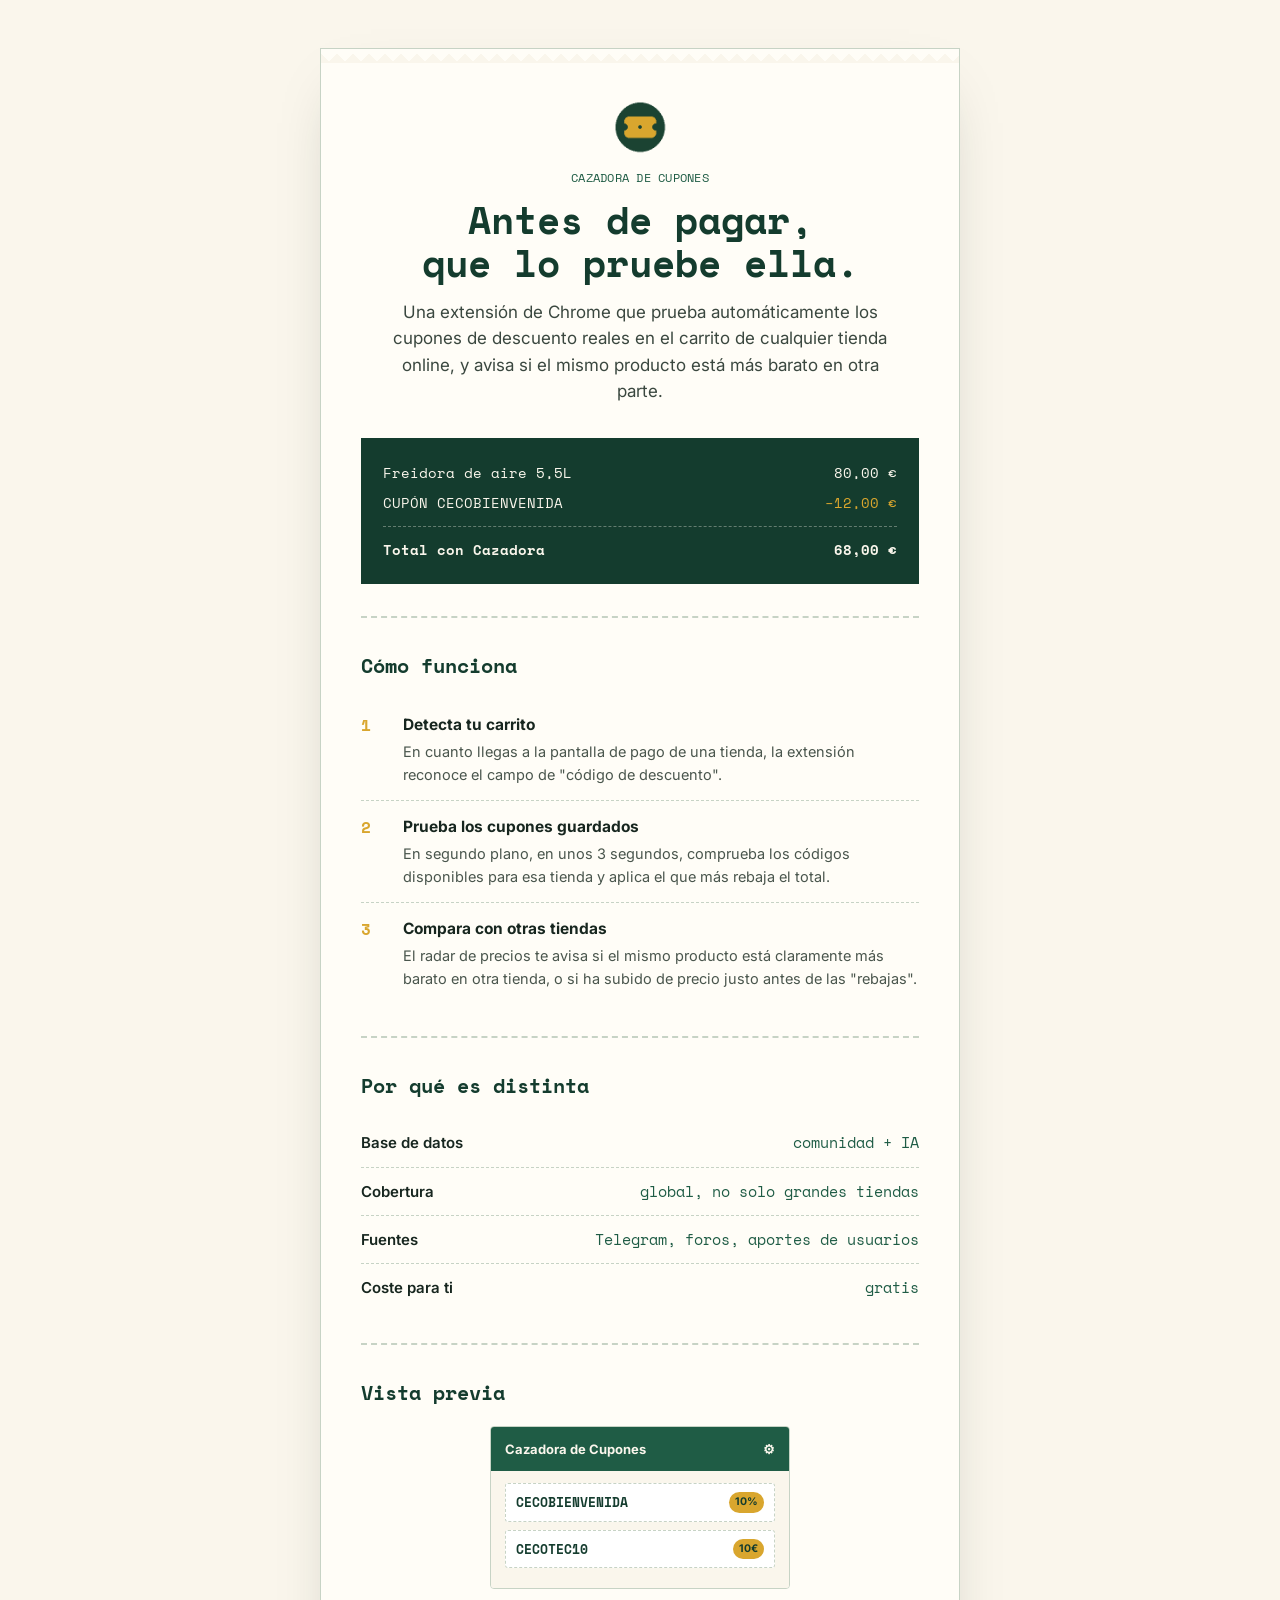
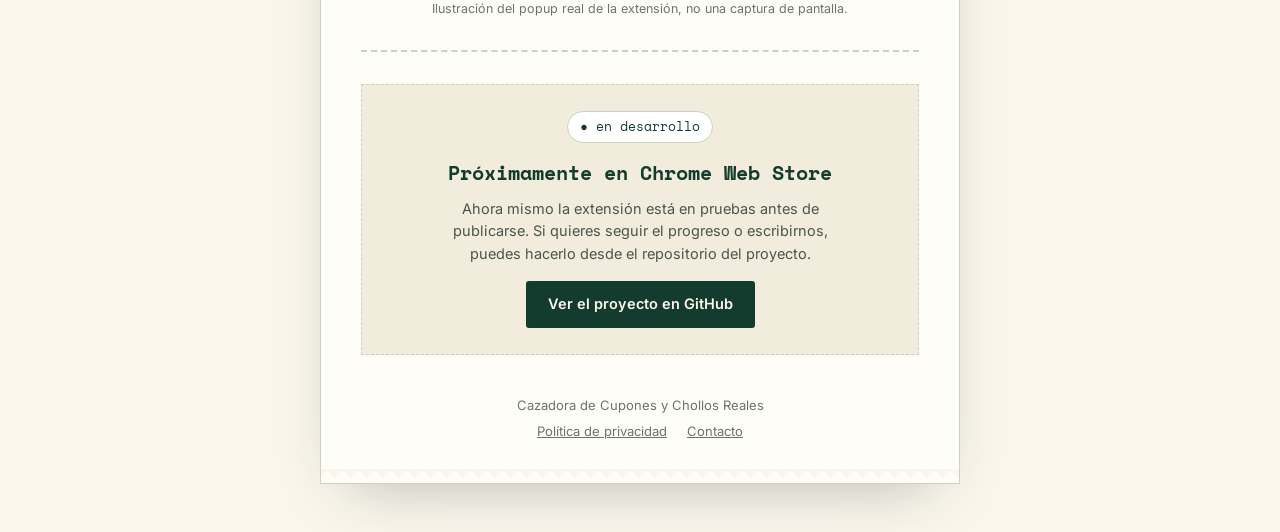
<file: docs/index.html>
<!DOCTYPE html>
<html lang="es">
<head>
<meta charset="UTF-8">
<meta name="viewport" content="width=device-width, initial-scale=1.0">
<title>Cazadora de Cupones y Chollos Reales — cupones que sí funcionan</title>
<meta name="description" content="Extensión de Chrome que prueba automáticamente cupones de descuento reales en el carrito de compra y avisa si el producto está más barato en otra tienda.">
<link rel="icon" href="icon.png">
<style>
  @import url('https://fonts.googleapis.com/css2?family=Space+Mono:wght@400;700&family=Inter:wght@400;500;600;700&display=swap');

  :root {
    --cz-ink: #17261f;
    --cz-paper: #faf6ec;
    --cz-paper-2: #f2ecdc;
    --cz-green: #1f5c45;
    --cz-green-dark: #143c2e;
    --cz-gold: #d9a62e;
    --cz-sage-line: #c7d3c5;
    --cz-error: #b3261e;
  }

  * { box-sizing: border-box; }

  html { scroll-behavior: smooth; }

  body {
    margin: 0;
    background: var(--cz-paper);
    color: var(--cz-ink);
    font-family: 'Inter', -apple-system, BlinkMacSystemFont, 'Segoe UI', Roboto, Arial, sans-serif;
    line-height: 1.55;
  }

  .mono { font-family: 'Space Mono', 'Courier New', monospace; }

  a { color: var(--cz-green-dark); }

  .wrap {
    max-width: 640px;
    margin: 0 auto;
    padding: 0 24px;
  }

  /* --- La página entera se presenta como un tique de compra largo --- */

  .receipt {
    max-width: 640px;
    margin: 48px auto;
    background: #fffdf7;
    border: 1px solid var(--cz-sage-line);
    box-shadow: 0 24px 60px -30px rgba(23, 38, 31, 0.35);
    position: relative;
  }

  .receipt::before,
  .receipt::after {
    content: "";
    display: block;
    height: 14px;
    background:
      linear-gradient(-45deg, var(--cz-paper) 8px, transparent 0),
      linear-gradient(45deg, var(--cz-paper) 8px, transparent 0);
    background-size: 16px 16px;
    background-repeat: repeat-x;
  }
  .receipt::after { transform: rotate(180deg); }

  .receipt-body { padding: 8px 40px 40px; }

  @media (max-width: 640px) {
    .receipt-body { padding: 8px 22px 32px; }
    .receipt { margin: 24px 12px; }
  }

  .dashed {
    border: none;
    border-top: 2px dashed var(--cz-sage-line);
    margin: 32px 0;
  }

  /* --- Cabecera del tique --- */

  header.top {
    text-align: center;
    padding-top: 28px;
  }

  header.top img { width: 56px; height: 56px; display: block; margin: 0 auto 14px; }

  .eyebrow {
    font-family: 'Space Mono', monospace;
    font-size: 12px;
    color: var(--cz-green);
    letter-spacing: 0.02em;
  }

  h1 {
    font-family: 'Space Mono', monospace;
    font-size: clamp(28px, 5vw, 38px);
    line-height: 1.15;
    margin: 10px 0 14px;
    color: var(--cz-green-dark);
  }

  .lede {
    font-size: 17px;
    color: #3a473f;
    max-width: 46ch;
    margin: 0 auto;
  }

  /* --- Línea de tique simulada (hero) --- */

  .ticket-line {
    margin-top: 34px;
    background: var(--cz-green-dark);
    color: var(--cz-paper);
    padding: 20px 22px;
    font-family: 'Space Mono', monospace;
    font-size: 14px;
  }
  .ticket-line .row { display: flex; justify-content: space-between; padding: 4px 0; }
  .ticket-line .row.total { border-top: 1px dashed rgba(250,246,236,0.35); margin-top: 8px; padding-top: 12px; font-weight: 700; }
  .ticket-line .saved { color: var(--cz-gold); }

  /* --- Secciones --- */

  h2 {
    font-family: 'Space Mono', monospace;
    font-size: 20px;
    color: var(--cz-green-dark);
    margin: 0 0 18px;
  }

  .steps { list-style: none; margin: 0; padding: 0; }
  .steps li {
    display: grid;
    grid-template-columns: 28px 1fr;
    gap: 14px;
    padding: 14px 0;
    border-top: 1px dashed var(--cz-sage-line);
  }
  .steps li:first-child { border-top: none; }
  .steps .num {
    font-family: 'Space Mono', monospace;
    color: var(--cz-gold);
    font-weight: 700;
  }
  .steps h3 { margin: 0 0 4px; font-size: 15.5px; }
  .steps p { margin: 0; color: #4a564d; font-size: 14.5px; }

  .features { list-style: none; margin: 0; padding: 0; }
  .features li {
    padding: 12px 0;
    border-top: 1px dashed var(--cz-sage-line);
    font-size: 15px;
    display: flex;
    justify-content: space-between;
    gap: 16px;
  }
  .features li:first-child { border-top: none; }
  .features .label { font-weight: 600; }
  .features .val { font-family: 'Space Mono', monospace; color: var(--cz-green); text-align: right; white-space: nowrap; }

  /* --- Vista previa (mockup, no es una captura real) --- */

  .preview-note {
    font-size: 12.5px;
    color: #6b7568;
    text-align: center;
    margin-top: 10px;
  }

  .popup-mock {
    width: 100%;
    max-width: 300px;
    margin: 0 auto;
    border: 1px solid var(--cz-sage-line);
    border-radius: 4px;
    overflow: hidden;
    font-size: 13px;
  }
  .popup-mock .head {
    background: var(--cz-green);
    color: var(--cz-paper);
    padding: 12px 14px;
    font-weight: 700;
    display: flex;
    justify-content: space-between;
  }
  .popup-mock .body { background: var(--cz-paper); padding: 12px 14px; }
  .popup-mock .coupon {
    display: flex;
    justify-content: space-between;
    align-items: center;
    padding: 8px 10px;
    background: #fff;
    border: 1px dashed var(--cz-sage-line);
    border-radius: 3px;
    margin-bottom: 8px;
  }
  .popup-mock .code { font-family: 'Space Mono', monospace; font-weight: 700; color: var(--cz-green-dark); }
  .popup-mock .pill {
    font-size: 10.5px;
    background: var(--cz-gold);
    color: var(--cz-green-dark);
    padding: 2px 6px;
    border-radius: 20px;
    font-weight: 700;
  }

  /* --- CTA --- */

  .cta-box {
    text-align: center;
    background: var(--cz-paper-2);
    border: 1px dashed var(--cz-sage-line);
    padding: 26px 20px;
  }
  .cta-box .status {
    display: inline-block;
    font-family: 'Space Mono', monospace;
    font-size: 12.5px;
    color: var(--cz-green-dark);
    background: #fff;
    border: 1px solid var(--cz-sage-line);
    padding: 5px 12px;
    border-radius: 20px;
    margin-bottom: 14px;
  }
  .cta-box p { margin: 10px auto 0; max-width: 42ch; color: #4a564d; font-size: 14.5px; }
  .btn {
    display: inline-block;
    margin-top: 16px;
    background: var(--cz-green-dark);
    color: var(--cz-paper) !important;
    text-decoration: none;
    padding: 12px 22px;
    font-weight: 600;
    font-size: 14.5px;
    border-radius: 3px;
  }
  .btn:hover { background: var(--cz-green); }

  footer.bottom {
    text-align: center;
    font-size: 13px;
    color: #6b7568;
  }
  footer.bottom a { color: #6b7568; }
  footer.bottom .links { margin-top: 6px; }
  footer.bottom .links a { margin: 0 8px; }
</style>
</head>
<body>

<div class="receipt">
  <div class="receipt-body">

    <header class="top">
      <img src="icon.png" alt="">
      <div class="eyebrow">CAZADORA DE CUPONES</div>
      <h1>Antes de pagar,<br>que lo pruebe ella.</h1>
      <p class="lede">Una extensión de Chrome que prueba automáticamente los cupones de descuento reales en el carrito de cualquier tienda online, y avisa si el mismo producto está más barato en otra parte.</p>
    </header>

    <div class="ticket-line">
      <div class="row"><span>Freidora de aire 5,5L</span><span>80,00 €</span></div>
      <div class="row"><span class="mono">CUPÓN CECOBIENVENIDA</span><span class="saved">−12,00 €</span></div>
      <div class="row total"><span>Total con Cazadora</span><span>68,00 €</span></div>
    </div>

    <hr class="dashed">

    <section>
      <h2>Cómo funciona</h2>
      <ul class="steps">
        <li>
          <span class="num mono">1</span>
          <div>
            <h3>Detecta tu carrito</h3>
            <p>En cuanto llegas a la pantalla de pago de una tienda, la extensión reconoce el campo de "código de descuento".</p>
          </div>
        </li>
        <li>
          <span class="num mono">2</span>
          <div>
            <h3>Prueba los cupones guardados</h3>
            <p>En segundo plano, en unos 3 segundos, comprueba los códigos disponibles para esa tienda y aplica el que más rebaja el total.</p>
          </div>
        </li>
        <li>
          <span class="num mono">3</span>
          <div>
            <h3>Compara con otras tiendas</h3>
            <p>El radar de precios te avisa si el mismo producto está claramente más barato en otra tienda, o si ha subido de precio justo antes de las "rebajas".</p>
          </div>
        </li>
      </ul>
    </section>

    <hr class="dashed">

    <section>
      <h2>Por qué es distinta</h2>
      <ul class="features">
        <li><span class="label">Base de datos</span><span class="val">comunidad + IA</span></li>
        <li><span class="label">Cobertura</span><span class="val">global, no solo grandes tiendas</span></li>
        <li><span class="label">Fuentes</span><span class="val">Telegram, foros, aportes de usuarios</span></li>
        <li><span class="label">Coste para ti</span><span class="val">gratis</span></li>
      </ul>
    </section>

    <hr class="dashed">

    <section>
      <h2>Vista previa</h2>
      <div class="popup-mock">
        <div class="head"><span>Cazadora de Cupones</span><span>⚙</span></div>
        <div class="body">
          <div class="coupon"><span class="code">CECOBIENVENIDA</span><span class="pill">10%</span></div>
          <div class="coupon"><span class="code">CECOTEC10</span><span class="pill">10€</span></div>
        </div>
      </div>
      <p class="preview-note">Ilustración del popup real de la extensión, no una captura de pantalla.</p>
    </section>

    <hr class="dashed">

    <section class="cta-box">
      <span class="status">● en desarrollo</span>
      <h2 style="margin-bottom:0;">Próximamente en Chrome Web Store</h2>
      <p>Ahora mismo la extensión está en pruebas antes de publicarse. Si quieres seguir el progreso o escribirnos, puedes hacerlo desde el repositorio del proyecto.</p>
      <a class="btn" href="https://github.com/abell777/cazadora.cupones" id="repo-link">Ver el proyecto en GitHub</a>
    </section>

  </div>

  <footer class="bottom" style="padding-bottom: 28px;">
    <div>Cazadora de Cupones y Chollos Reales</div>
    <div class="links">
      <a href="privacidad.html">Política de privacidad</a>
      <a href="mailto:cazadoradecupones@gmail.com" id="contact-link">Contacto</a>
    </div>
  </footer>
</div>

</body>
</html>
</file>
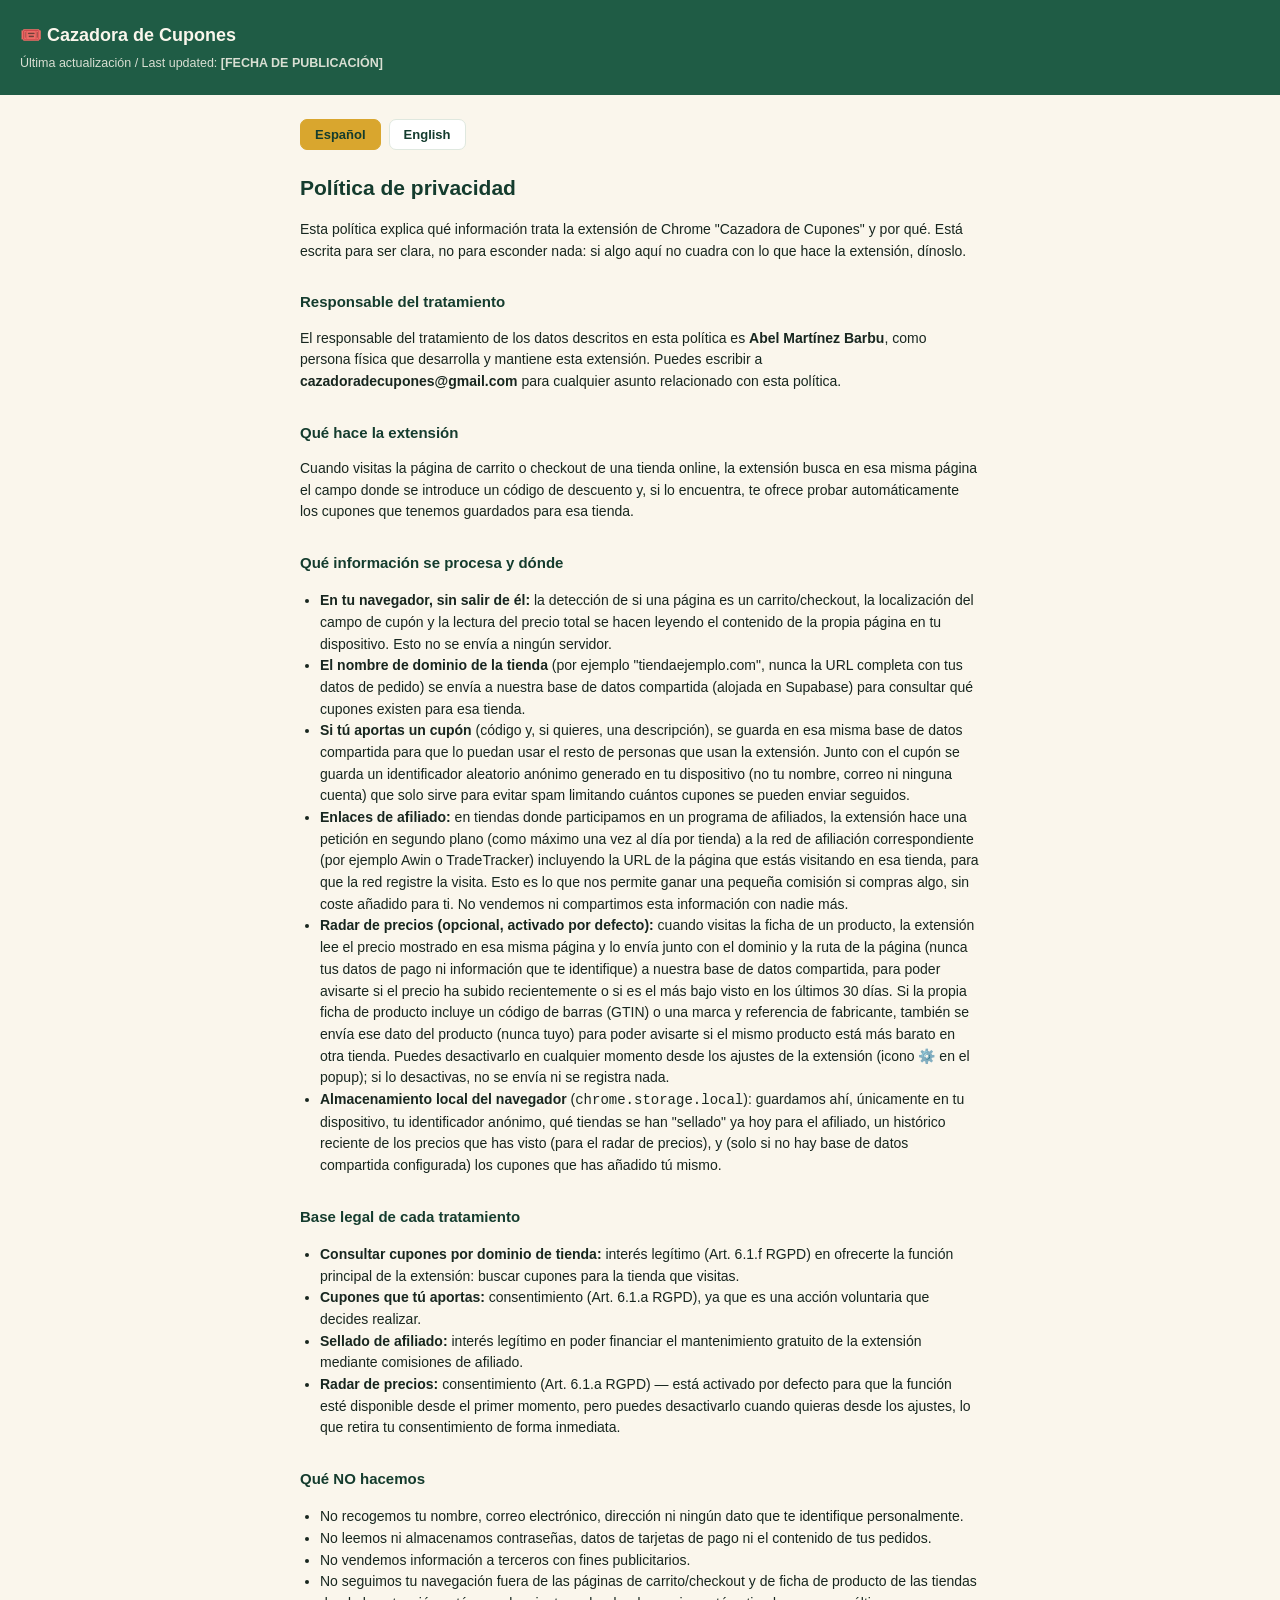
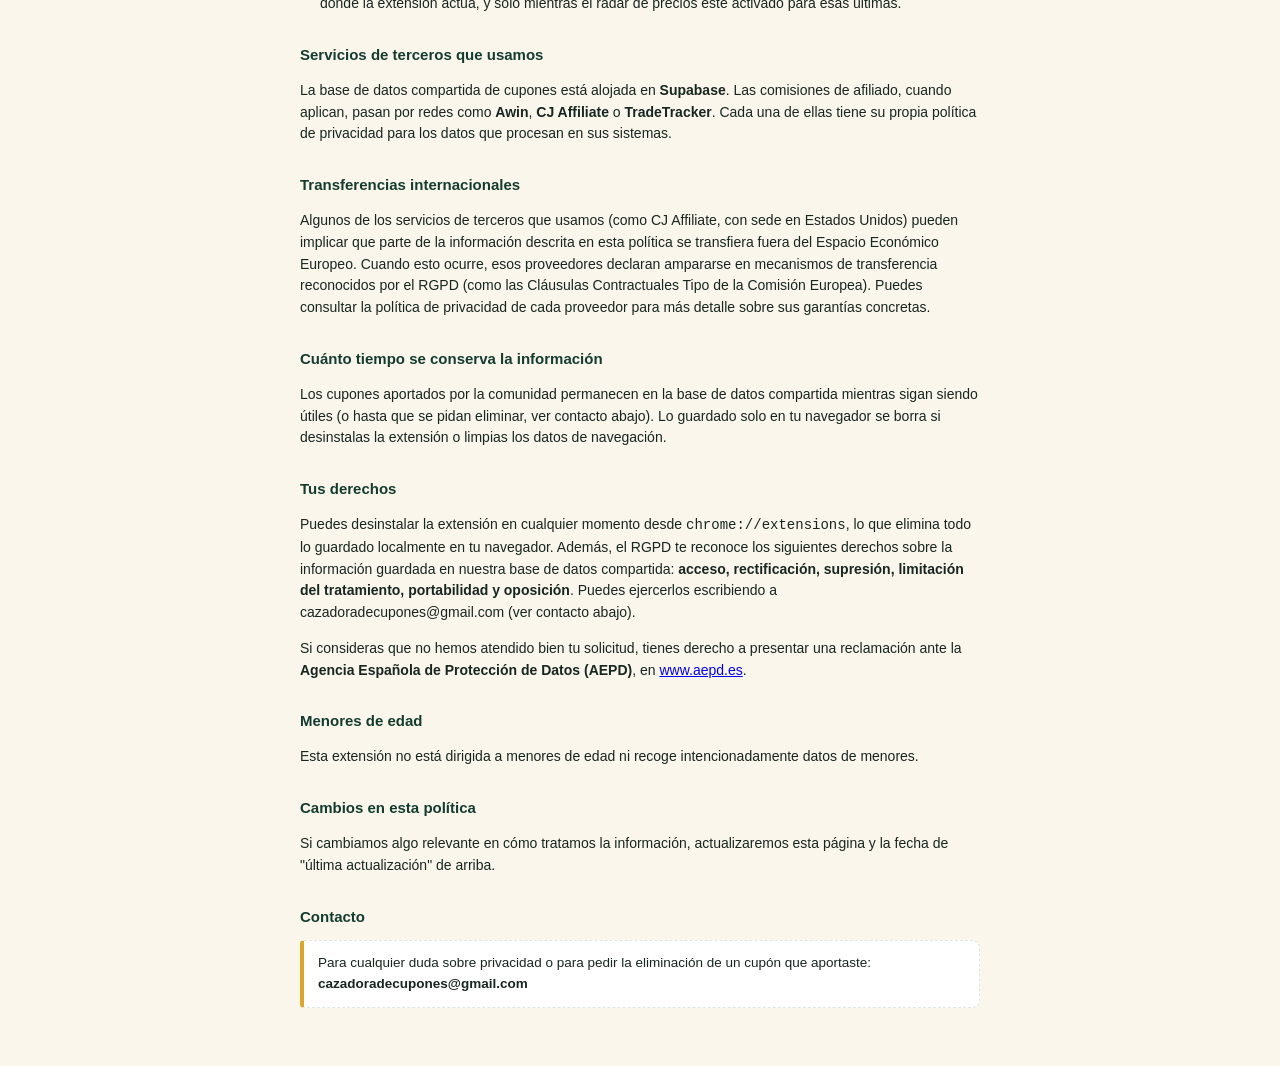
<file: docs/privacidad.html>
<!DOCTYPE html>
<html lang="es">
<head>
<meta charset="UTF-8" />
<meta name="viewport" content="width=device-width, initial-scale=1" />
<title>Política de privacidad — Cazadora de Cupones / Privacy Policy — Cazadora de Cupones</title>
<style>
  :root {
    --cz-ink: #17261f;
    --cz-paper: #faf6ec;
    --cz-green: #1f5c45;
    --cz-green-dark: #143c2e;
    --cz-gold: #d9a62e;
    --cz-sage-line: #dfe8df;
  }
  * { box-sizing: border-box; }
  body {
    margin: 0;
    background: var(--cz-paper);
    color: var(--cz-ink);
    font-family: -apple-system, BlinkMacSystemFont, "Segoe UI", Roboto, Arial, sans-serif;
    line-height: 1.55;
  }
  header {
    background: var(--cz-green);
    color: var(--cz-paper);
    padding: 22px 20px;
  }
  header .brand { font-weight: 700; font-size: 18px; }
  header .updated { font-size: 12.5px; opacity: 0.85; margin-top: 4px; }
  main { max-width: 720px; margin: 0 auto; padding: 24px 20px 60px; }
  .lang-switch { display: flex; gap: 8px; margin-bottom: 22px; }
  .lang-switch button {
    border: 1.5px solid var(--cz-sage-line);
    background: #fff;
    color: var(--cz-green-dark);
    border-radius: 7px;
    padding: 7px 14px;
    font-weight: 700;
    font-size: 13px;
    cursor: pointer;
    font-family: inherit;
  }
  .lang-switch button.active { background: var(--cz-gold); border-color: var(--cz-gold); }
  h1 { font-size: 21px; color: var(--cz-green-dark); }
  h2 { font-size: 15px; color: var(--cz-green-dark); margin-top: 28px; }
  p, li { font-size: 14px; }
  ul { padding-left: 20px; }
  .contact-box {
    border: 1.5px dashed var(--cz-sage-line);
    border-left: 4px solid var(--cz-gold);
    border-radius: 4px 8px 8px 4px;
    padding: 12px 14px;
    margin-top: 10px;
    background: #fff;
    font-size: 13.5px;
  }
  [data-lang="en"] { display: none; }
</style>
</head>
<body>
<header>
  <div class="brand">🎟️ Cazadora de Cupones</div>
  <div class="updated">Última actualización / Last updated: <strong>[FECHA DE PUBLICACIÓN]</strong></div>
</header>

<main>
  <div class="lang-switch">
    <button type="button" id="btn-es" class="active">Español</button>
    <button type="button" id="btn-en">English</button>
  </div>

  <!-- ============================= ESPAÑOL ============================= -->
  <div data-lang="es">
    <h1>Política de privacidad</h1>
    <p>
      Esta política explica qué información trata la extensión de Chrome
      "Cazadora de Cupones" y por qué. Está escrita para ser clara, no para
      esconder nada: si algo aquí no cuadra con lo que hace la extensión,
      dínoslo.
    </p>

    <h2>Responsable del tratamiento</h2>
    <p>
      El responsable del tratamiento de los datos descritos en esta política
      es <strong>Abel Martínez Barbu</strong>, como persona física que
      desarrolla y mantiene esta extensión. Puedes escribir a
      <strong>cazadoradecupones@gmail.com</strong> para cualquier asunto
      relacionado con esta política.
    </p>

    <h2>Qué hace la extensión</h2>
    <p>
      Cuando visitas la página de carrito o checkout de una tienda online, la
      extensión busca en esa misma página el campo donde se introduce un
      código de descuento y, si lo encuentra, te ofrece probar automáticamente
      los cupones que tenemos guardados para esa tienda.
    </p>

    <h2>Qué información se procesa y dónde</h2>
    <ul>
      <li>
        <strong>En tu navegador, sin salir de él:</strong> la detección de si
        una página es un carrito/checkout, la localización del campo de
        cupón y la lectura del precio total se hacen leyendo el contenido de
        la propia página en tu dispositivo. Esto no se envía a ningún
        servidor.
      </li>
      <li>
        <strong>El nombre de dominio de la tienda</strong> (por ejemplo
        "tiendaejemplo.com", nunca la URL completa con tus datos de
        pedido) se envía a nuestra base de datos compartida (alojada en
        Supabase) para consultar qué cupones existen para esa tienda.
      </li>
      <li>
        <strong>Si tú aportas un cupón</strong> (código y, si quieres, una
        descripción), se guarda en esa misma base de datos compartida para
        que lo puedan usar el resto de personas que usan la extensión. Junto
        con el cupón se guarda un identificador aleatorio anónimo generado en
        tu dispositivo (no tu nombre, correo ni ninguna cuenta) que solo sirve
        para evitar spam limitando cuántos cupones se pueden enviar seguidos.
      </li>
      <li>
        <strong>Enlaces de afiliado:</strong> en tiendas donde participamos en
        un programa de afiliados, la extensión hace una petición en segundo
        plano (como máximo una vez al día por tienda) a la red de afiliación
        correspondiente (por ejemplo Awin o TradeTracker) incluyendo la URL
        de la página que estás visitando en esa tienda, para que la red
        registre la visita. Esto es lo que nos permite ganar una pequeña
        comisión si compras algo, sin coste añadido para ti. No vendemos ni
        compartimos esta información con nadie más.
      </li>
      <li>
        <strong>Radar de precios (opcional, activado por defecto):</strong>
        cuando visitas la ficha de un producto, la extensión lee el precio
        mostrado en esa misma página y lo envía junto con el dominio y la
        ruta de la página (nunca tus datos de pago ni información que te
        identifique) a nuestra base de datos compartida, para poder avisarte
        si el precio ha subido recientemente o si es el más bajo visto en
        los últimos 30 días. Si la propia ficha de producto incluye un
        código de barras (GTIN) o una marca y referencia de fabricante,
        también se envía ese dato del producto (nunca tuyo) para poder
        avisarte si el mismo producto está más barato en otra tienda.
        Puedes desactivarlo en cualquier momento desde los ajustes de la
        extensión (icono ⚙️ en el popup); si lo desactivas, no se envía ni
        se registra nada.
      </li>
      <li>
        <strong>Almacenamiento local del navegador</strong>
        (<code>chrome.storage.local</code>): guardamos ahí, únicamente en tu
        dispositivo, tu identificador anónimo, qué tiendas se han "sellado"
        ya hoy para el afiliado, un histórico reciente de los precios que
        has visto (para el radar de precios), y (solo si no hay base de
        datos compartida configurada) los cupones que has añadido tú mismo.
      </li>
    </ul>

    <h2>Base legal de cada tratamiento</h2>
    <ul>
      <li><strong>Consultar cupones por dominio de tienda:</strong> interés
        legítimo (Art. 6.1.f RGPD) en ofrecerte la función principal de la
        extensión: buscar cupones para la tienda que visitas.</li>
      <li><strong>Cupones que tú aportas:</strong> consentimiento (Art. 6.1.a
        RGPD), ya que es una acción voluntaria que decides realizar.</li>
      <li><strong>Sellado de afiliado:</strong> interés legítimo en poder
        financiar el mantenimiento gratuito de la extensión mediante
        comisiones de afiliado.</li>
      <li><strong>Radar de precios:</strong> consentimiento (Art. 6.1.a
        RGPD) — está activado por defecto para que la función esté
        disponible desde el primer momento, pero puedes desactivarlo cuando
        quieras desde los ajustes, lo que retira tu consentimiento de forma
        inmediata.</li>
    </ul>

    <h2>Qué NO hacemos</h2>
    <ul>
      <li>No recogemos tu nombre, correo electrónico, dirección ni ningún
        dato que te identifique personalmente.</li>
      <li>No leemos ni almacenamos contraseñas, datos de tarjetas de pago ni
        el contenido de tus pedidos.</li>
      <li>No vendemos información a terceros con fines publicitarios.</li>
      <li>No seguimos tu navegación fuera de las páginas de carrito/checkout
        y de ficha de producto de las tiendas donde la extensión actúa, y
        solo mientras el radar de precios esté activado para esas últimas.</li>
    </ul>

    <h2>Servicios de terceros que usamos</h2>
    <p>
      La base de datos compartida de cupones está alojada en
      <strong>Supabase</strong>. Las comisiones de afiliado, cuando aplican,
      pasan por redes como <strong>Awin</strong>, <strong>CJ Affiliate</strong>
      o <strong>TradeTracker</strong>. Cada una de ellas tiene su propia
      política de privacidad para los datos que procesan en sus sistemas.
    </p>

    <h2>Transferencias internacionales</h2>
    <p>
      Algunos de los servicios de terceros que usamos (como CJ Affiliate,
      con sede en Estados Unidos) pueden implicar que parte de la
      información descrita en esta política se transfiera fuera del Espacio
      Económico Europeo. Cuando esto ocurre, esos proveedores declaran
      ampararse en mecanismos de transferencia reconocidos por el RGPD
      (como las Cláusulas Contractuales Tipo de la Comisión Europea).
      Puedes consultar la política de privacidad de cada proveedor para más
      detalle sobre sus garantías concretas.
    </p>

    <h2>Cuánto tiempo se conserva la información</h2>
    <p>
      Los cupones aportados por la comunidad permanecen en la base de datos
      compartida mientras sigan siendo útiles (o hasta que se pidan eliminar,
      ver contacto abajo). Lo guardado solo en tu navegador se borra si
      desinstalas la extensión o limpias los datos de navegación.
    </p>

    <h2>Tus derechos</h2>
    <p>
      Puedes desinstalar la extensión en cualquier momento desde
      <code>chrome://extensions</code>, lo que elimina todo lo guardado
      localmente en tu navegador. Además, el RGPD te reconoce los siguientes
      derechos sobre la información guardada en nuestra base de datos
      compartida: <strong>acceso, rectificación, supresión, limitación del
      tratamiento, portabilidad y oposición</strong>. Puedes ejercerlos
      escribiendo a cazadoradecupones@gmail.com (ver contacto abajo).
    </p>
    <p>
      Si consideras que no hemos atendido bien tu solicitud, tienes derecho
      a presentar una reclamación ante la <strong>Agencia Española de
      Protección de Datos (AEPD)</strong>, en
      <a href="https://www.aepd.es" target="_blank" rel="noopener">www.aepd.es</a>.
    </p>

    <h2>Menores de edad</h2>
    <p>Esta extensión no está dirigida a menores de edad ni recoge
      intencionadamente datos de menores.</p>

    <h2>Cambios en esta política</h2>
    <p>
      Si cambiamos algo relevante en cómo tratamos la información,
      actualizaremos esta página y la fecha de "última actualización" de
      arriba.
    </p>

    <h2>Contacto</h2>
    <div class="contact-box">
      Para cualquier duda sobre privacidad o para pedir la eliminación de un
      cupón que aportaste: <strong>cazadoradecupones@gmail.com</strong>
    </div>
  </div>

  <!-- ============================= ENGLISH ============================= -->
  <div data-lang="en">
    <h1>Privacy Policy</h1>
    <p>
      This policy explains what information the "Cazadora de Cupones" Chrome
      extension handles, and why. It's written to be clear, not to hide
      anything — if something here doesn't match what the extension actually
      does, please let us know.
    </p>

    <h2>Data controller</h2>
    <p>
      The data controller for the information described in this policy is
      <strong>Abel Martínez Barbu</strong>, as the individual who develops
      and maintains this extension. You can reach out at
      <strong>cazadoradecupones@gmail.com</strong> for anything related to
      this policy.
    </p>

    <h2>What the extension does</h2>
    <p>
      When you visit a store's cart or checkout page, the extension looks on
      that same page for the discount code field and, if it finds one,
      offers to automatically try the coupons we have saved for that store.
    </p>

    <h2>What information is processed, and where</h2>
    <ul>
      <li>
        <strong>Locally, in your browser only:</strong> detecting whether a
        page is a cart/checkout page, locating the coupon field, and reading
        the cart total are all done by reading the page's own content on
        your device. None of this is sent to any server.
      </li>
      <li>
        <strong>The store's domain name</strong> (e.g. "examplestore.com",
        never the full URL with your order details) is sent to our shared
        database (hosted on Supabase) to look up which coupons exist for
        that store.
      </li>
      <li>
        <strong>If you submit a coupon</strong> (a code and, optionally, a
        description), it's saved in that same shared database so other
        extension users can use it. Along with the coupon we store a random
        anonymous identifier generated on your device (not your name, email,
        or any account) used only to limit how many coupons can be submitted
        in a short time, to prevent spam.
      </li>
      <li>
        <strong>Affiliate links:</strong> for stores where we participate in
        an affiliate program, the extension makes a background request (at
        most once a day per store) to the corresponding affiliate network
        (e.g. Awin or TradeTracker) including the URL of the page you're
        visiting on that store, so the network can register the visit. This
        is how we may earn a small commission if you make a purchase, at no
        extra cost to you. We do not sell or share this information with
        anyone else.
      </li>
      <li>
        <strong>Price radar (optional, on by default):</strong> when you
        visit a product page, the extension reads the price shown on that
        page and sends it, together with the store's domain and the page's
        path (never your payment details or anything that identifies you),
        to our shared database, so we can warn you if the price has
        recently gone up or if it's the lowest seen in the last 30 days. If
        the product page itself includes a barcode (GTIN) or a brand and
        manufacturer part number, we also send that product data (never
        anything about you) so we can warn you if the same product is
        cheaper at another store. You can turn this off anytime in the
        extension's settings (⚙️ icon in the popup); when off, nothing is
        sent or recorded.
      </li>
      <li>
        <strong>Local browser storage</strong>
        (<code>chrome.storage.local</code>): we store, only on your device,
        your anonymous identifier, which stores have already been "tagged"
        for affiliate tracking today, a recent history of prices you've
        seen (for the price radar), and (only when no shared database is
        configured) any coupons you've added yourself.
      </li>
    </ul>

    <h2>Legal basis for each processing activity</h2>
    <ul>
      <li><strong>Looking up coupons by store domain:</strong> legitimate
        interest (GDPR Art. 6.1.f) in providing the extension's core
        function — finding coupons for the store you're visiting.</li>
      <li><strong>Coupons you submit:</strong> consent (GDPR Art. 6.1.a),
        since this is a voluntary action you choose to take.</li>
      <li><strong>Affiliate tagging:</strong> legitimate interest in being
        able to fund the free maintenance of the extension through
        affiliate commissions.</li>
      <li><strong>Price radar:</strong> consent (GDPR Art. 6.1.a) — it's on
        by default so the feature is available from the start, but you can
        turn it off anytime from settings, which withdraws your consent
        immediately.</li>
    </ul>

    <h2>What we don't do</h2>
    <ul>
      <li>We don't collect your name, email address, physical address, or
        any personally identifying information.</li>
      <li>We don't read or store passwords, payment card details, or your
        order contents.</li>
      <li>We don't sell information to third parties for advertising.</li>
      <li>We don't track your browsing outside of the cart/checkout and
        product pages where the extension is active, and only while the
        price radar is turned on for the latter.</li>
    </ul>

    <h2>Third-party services we use</h2>
    <p>
      The shared coupon database is hosted on <strong>Supabase</strong>.
      Affiliate commissions, where applicable, go through networks such as
      <strong>Awin</strong>, <strong>CJ Affiliate</strong>, or
      <strong>TradeTracker</strong>. Each has its own privacy policy for the
      data they process in their own systems.
    </p>

    <h2>International transfers</h2>
    <p>
      Some third-party services we use (such as CJ Affiliate, based in the
      United States) may involve part of the information described in this
      policy being transferred outside the European Economic Area. When
      this happens, those providers state that they rely on transfer
      mechanisms recognized under the GDPR (such as the European
      Commission's Standard Contractual Clauses). You can check each
      provider's own privacy policy for details on their specific
      safeguards.
    </p>

    <h2>How long information is kept</h2>
    <p>
      Coupons submitted by the community stay in the shared database as
      long as they remain useful (or until removal is requested — see
      contact below). Anything stored only in your browser is deleted if
      you uninstall the extension or clear your browsing data.
    </p>

    <h2>Your rights</h2>
    <p>
      You can uninstall the extension at any time from
      <code>chrome://extensions</code>, which removes everything stored
      locally in your browser. In addition, the GDPR grants you the
      following rights over the information held in our shared database:
      <strong>access, rectification, erasure, restriction of processing,
      portability, and objection</strong>. You can exercise them by writing
      to cazadoradecupones@gmail.com (see contact below).
    </p>
    <p>
      If you believe we haven't handled your request properly, you have
      the right to lodge a complaint with the <strong>Spanish Data
      Protection Agency (AEPD)</strong>, at
      <a href="https://www.aepd.es" target="_blank" rel="noopener">www.aepd.es</a>.
    </p>

    <h2>Children</h2>
    <p>This extension is not directed at children and does not knowingly
      collect data from children.</p>

    <h2>Changes to this policy</h2>
    <p>
      If we make a meaningful change to how we handle information, we'll
      update this page and the "last updated" date above.
    </p>

    <h2>Contact</h2>
    <div class="contact-box">
      For any privacy question, or to request removal of a coupon you
      submitted: <strong>cazadoradecupones@gmail.com</strong>
    </div>
  </div>
</main>

<script>
  const btnEs = document.getElementById("btn-es");
  const btnEn = document.getElementById("btn-en");
  const blocks = document.querySelectorAll("[data-lang]");

  function setLang(lang) {
    blocks.forEach((el) => {
      el.style.display = el.getAttribute("data-lang") === lang ? "block" : "none";
    });
    btnEs.classList.toggle("active", lang === "es");
    btnEn.classList.toggle("active", lang === "en");
    document.documentElement.lang = lang;
  }

  btnEs.addEventListener("click", () => setLang("es"));
  btnEn.addEventListener("click", () => setLang("en"));
</script>
</body>
</html>
</file>
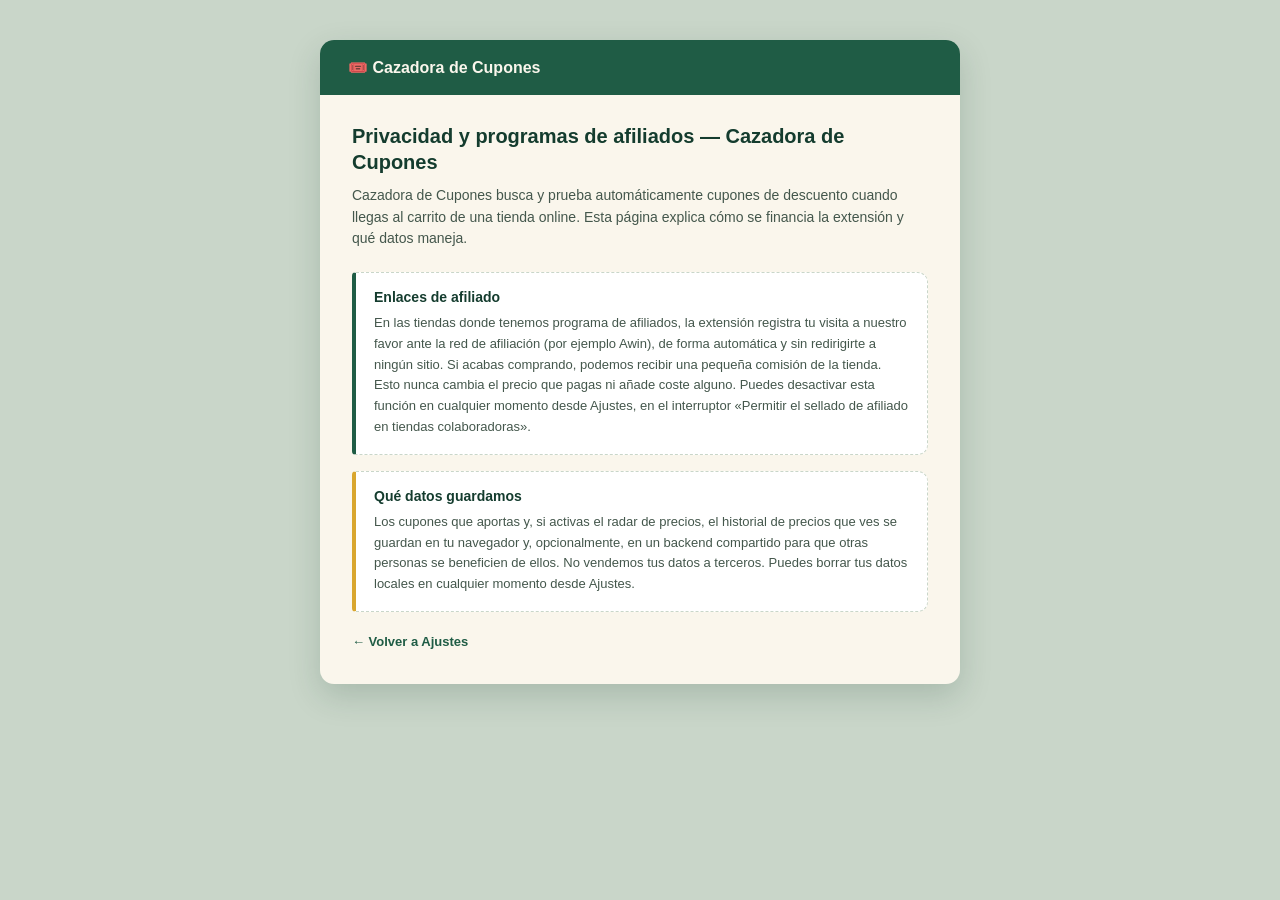
<file: legal/privacy-policy.html>
<!DOCTYPE html>
<html>
<head>
  <meta charset="UTF-8" />
  <title data-i18n="legalPageTitle">Privacidad y programas de afiliados — Cazadora de Cupones</title>
  <link rel="stylesheet" href="privacy-policy.css" />
</head>
<body>
  <div class="cz-card">
    <header class="cz-header">
      <span class="cz-logo" data-i18n="widgetBrand">🎟️ Cazadora de Cupones</span>
    </header>

    <main>
      <h1 data-i18n="legalPageTitle">Privacidad y programas de afiliados — Cazadora de Cupones</h1>
      <p class="cz-intro" data-i18n="legalIntro">
        Cazadora de Cupones busca y prueba automáticamente cupones de descuento cuando llegas al carrito de una tienda online. Esta página explica cómo se financia la extensión y qué datos maneja.
      </p>

      <section class="cz-affiliate">
        <h2 data-i18n="legalAffiliateHeading">Enlaces de afiliado</h2>
        <p data-i18n="legalAffiliateBody">
          En las tiendas donde tenemos programa de afiliados, la extensión registra tu visita a nuestro favor ante la red de afiliación (por ejemplo Awin), de forma automática y sin redirigirte a ningún sitio. Si acabas comprando, podemos recibir una pequeña comisión de la tienda. Esto nunca cambia el precio que pagas ni añade coste alguno. Puedes desactivar esta función en cualquier momento desde Ajustes, en el interruptor «Permitir el sellado de afiliado en tiendas colaboradoras».
        </p>
      </section>

      <section>
        <h2 data-i18n="legalDataHeading">Qué datos guardamos</h2>
        <p data-i18n="legalDataBody">
          Los cupones que aportas y, si activas el radar de precios, el historial de precios que ves se guardan en tu navegador y, opcionalmente, en un backend compartido para que otras personas se beneficien de ellos. No vendemos tus datos a terceros. Puedes borrar tus datos locales en cualquier momento desde Ajustes.
        </p>
      </section>

      <a id="cz-back-link" href="#" data-i18n="legalBackLink">← Volver a Ajustes</a>
    </main>
  </div>

  <script src="privacy-policy.js"></script>
</body>
</html>
</file>
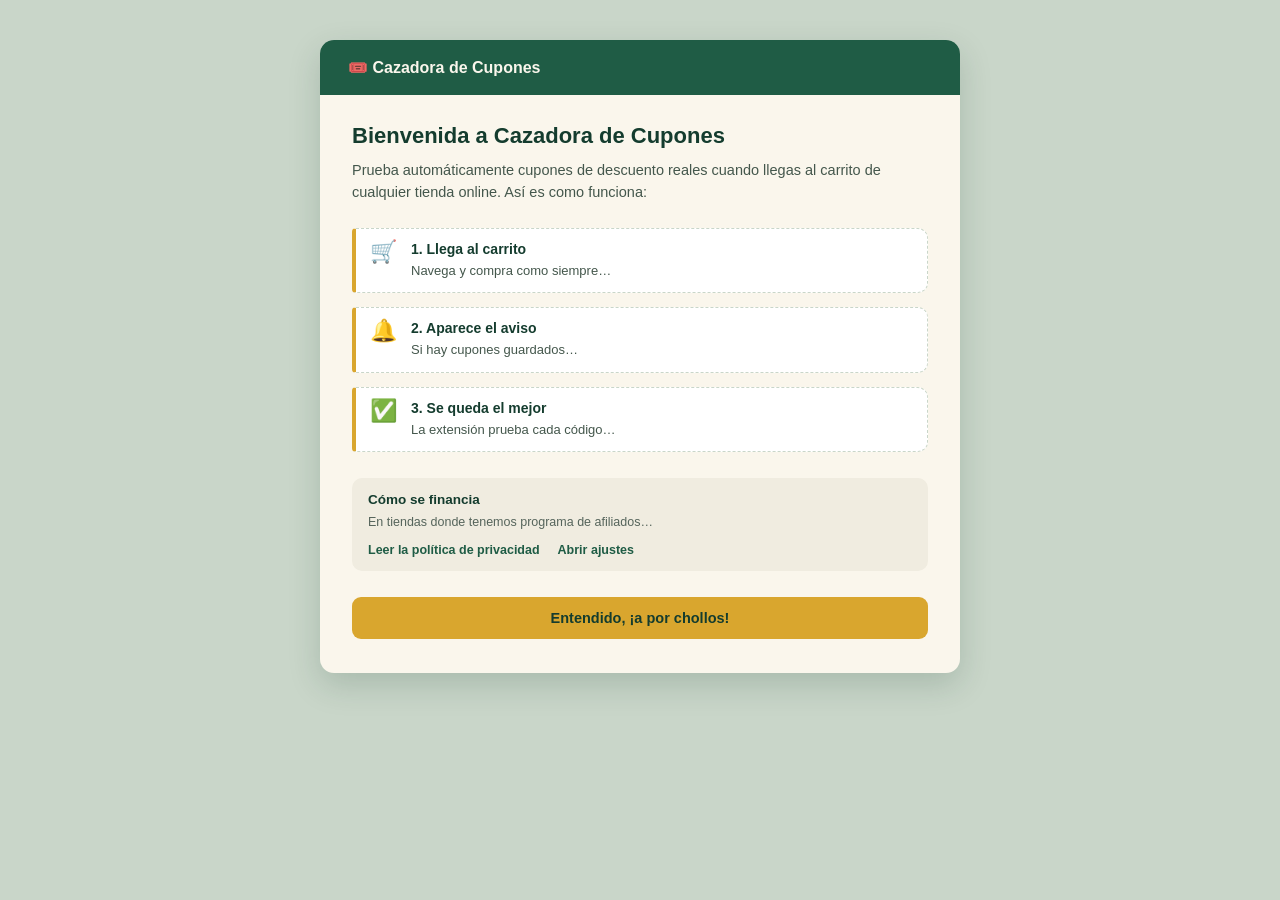
<file: onboarding/onboarding.html>
<!DOCTYPE html>
<html>
<head>
  <meta charset="UTF-8" />
  <title data-i18n="onboardingTitle">Bienvenida a Cazadora de Cupones</title>
  <link rel="stylesheet" href="onboarding.css" />
</head>
<body>
  <div class="cz-card">
    <header class="cz-header">
      <span class="cz-logo" data-i18n="widgetBrand">🎟️ Cazadora de Cupones</span>
    </header>

    <main>
      <h1 data-i18n="onboardingTitle">Bienvenida a Cazadora de Cupones</h1>
      <p class="cz-intro" data-i18n="onboardingIntro">
        Prueba automáticamente cupones de descuento reales cuando llegas al carrito de cualquier tienda online. Así es como funciona:
      </p>

      <ol class="cz-steps">
        <li>
          <span class="cz-step-icon">🛒</span>
          <div>
            <h3 data-i18n="onboardingStep1Title">1. Llega al carrito</h3>
            <p data-i18n="onboardingStep1Body">Navega y compra como siempre…</p>
          </div>
        </li>
        <li>
          <span class="cz-step-icon">🔔</span>
          <div>
            <h3 data-i18n="onboardingStep2Title">2. Aparece el aviso</h3>
            <p data-i18n="onboardingStep2Body">Si hay cupones guardados…</p>
          </div>
        </li>
        <li>
          <span class="cz-step-icon">✅</span>
          <div>
            <h3 data-i18n="onboardingStep3Title">3. Se queda el mejor</h3>
            <p data-i18n="onboardingStep3Body">La extensión prueba cada código…</p>
          </div>
        </li>
      </ol>

      <div class="cz-transparency">
        <h3 data-i18n="onboardingTransparencyTitle">Cómo se financia</h3>
        <p data-i18n="onboardingTransparencyBody">En tiendas donde tenemos programa de afiliados…</p>
        <div class="cz-transparency-links">
          <a id="cz-privacy-link" href="../legal/privacy-policy.html" target="_blank" rel="noopener" data-i18n="onboardingPrivacyLink">Leer la política de privacidad</a>
          <button id="cz-open-settings" class="cz-link-btn" data-i18n="onboardingSettingsLink">Abrir ajustes</button>
        </div>
      </div>

      <button id="cz-cta" class="cz-btn primary" data-i18n="onboardingCta">Entendido, ¡a por chollos!</button>
    </main>
  </div>

  <script src="onboarding.js"></script>
</body>
</html>
</file>
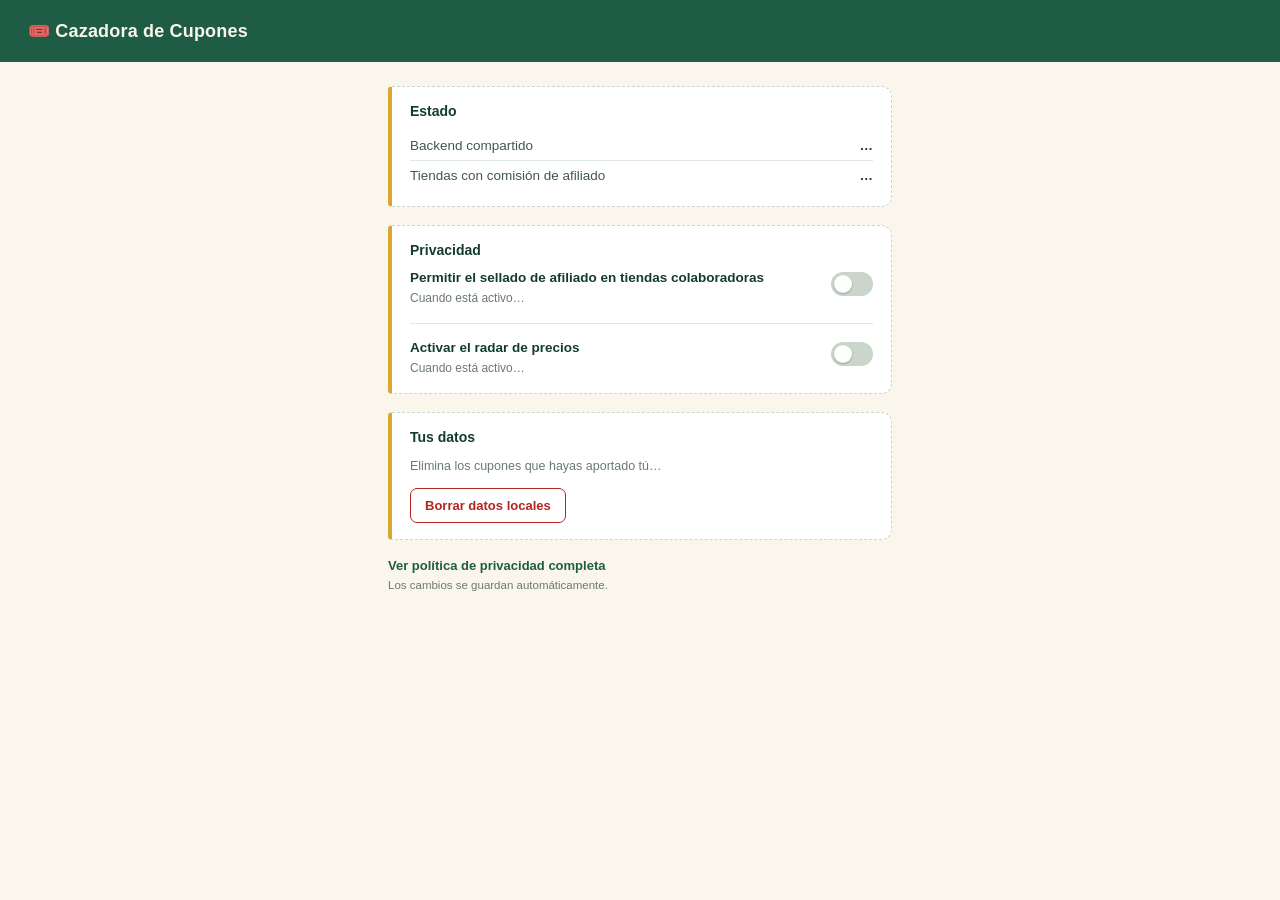
<file: options/options.html>
<!DOCTYPE html>
<html>
<head>
  <meta charset="UTF-8" />
  <title data-i18n="optionsTitle">Ajustes — Cazadora de Cupones</title>
  <link rel="stylesheet" href="options.css" />
</head>
<body>
  <header class="cz-header">
    <span class="cz-logo" data-i18n="widgetBrand">🎟️ Cazadora de Cupones</span>
  </header>

  <main>
    <section>
      <h2 data-i18n="optionsStatusSectionTitle">Estado</h2>
      <div class="cz-status-row">
        <span class="cz-status-label" data-i18n="optionsStatusBackendLabel">Backend compartido</span>
        <span class="cz-status-value" id="cz-status-backend">…</span>
      </div>
      <div class="cz-status-row">
        <span class="cz-status-label" data-i18n="optionsStatusAffiliateLabel">Tiendas con comisión de afiliado</span>
        <span class="cz-status-value" id="cz-status-affiliates">…</span>
      </div>
    </section>

    <section>
      <h2 data-i18n="optionsPrivacySectionTitle">Privacidad</h2>
      <label class="cz-toggle-row" for="cz-affiliate-toggle">
        <span class="cz-toggle-text">
          <span class="cz-toggle-label" data-i18n="optionsAffiliateToggleLabel">Permitir el sellado de afiliado en tiendas colaboradoras</span>
          <span class="cz-toggle-body" data-i18n="optionsAffiliateToggleBody">Cuando está activo…</span>
        </span>
        <span class="cz-switch">
          <input type="checkbox" id="cz-affiliate-toggle" />
          <span class="cz-switch-track"><span class="cz-switch-thumb"></span></span>
        </span>
      </label>

      <label class="cz-toggle-row cz-toggle-row-spaced" for="cz-price-radar-toggle">
        <span class="cz-toggle-text">
          <span class="cz-toggle-label" data-i18n="optionsPriceRadarToggleLabel">Activar el radar de precios</span>
          <span class="cz-toggle-body" data-i18n="optionsPriceRadarToggleBody">Cuando está activo…</span>
        </span>
        <span class="cz-switch">
          <input type="checkbox" id="cz-price-radar-toggle" />
          <span class="cz-switch-track"><span class="cz-switch-thumb"></span></span>
        </span>
      </label>
    </section>

    <section>
      <h2 data-i18n="optionsDataSectionTitle">Tus datos</h2>
      <p class="cz-hint" data-i18n="optionsClearDataBody">Elimina los cupones que hayas aportado tú…</p>
      <button id="cz-clear-data" class="cz-btn secondary" data-i18n="optionsClearDataButton">Borrar datos locales</button>
      <p class="cz-confirm" id="cz-clear-done" hidden data-i18n="optionsClearDataDone"></p>
    </section>

    <footer>
      <a id="cz-privacy-link" href="../legal/privacy-policy.html" target="_blank" rel="noopener" data-i18n="optionsPrivacyPolicyLink">Ver política de privacidad completa</a>
      <span class="cz-saved-note" data-i18n="optionsSavedNote">Los cambios se guardan automáticamente.</span>
    </footer>
  </main>

  <script src="options.js"></script>
</body>
</html>
</file>
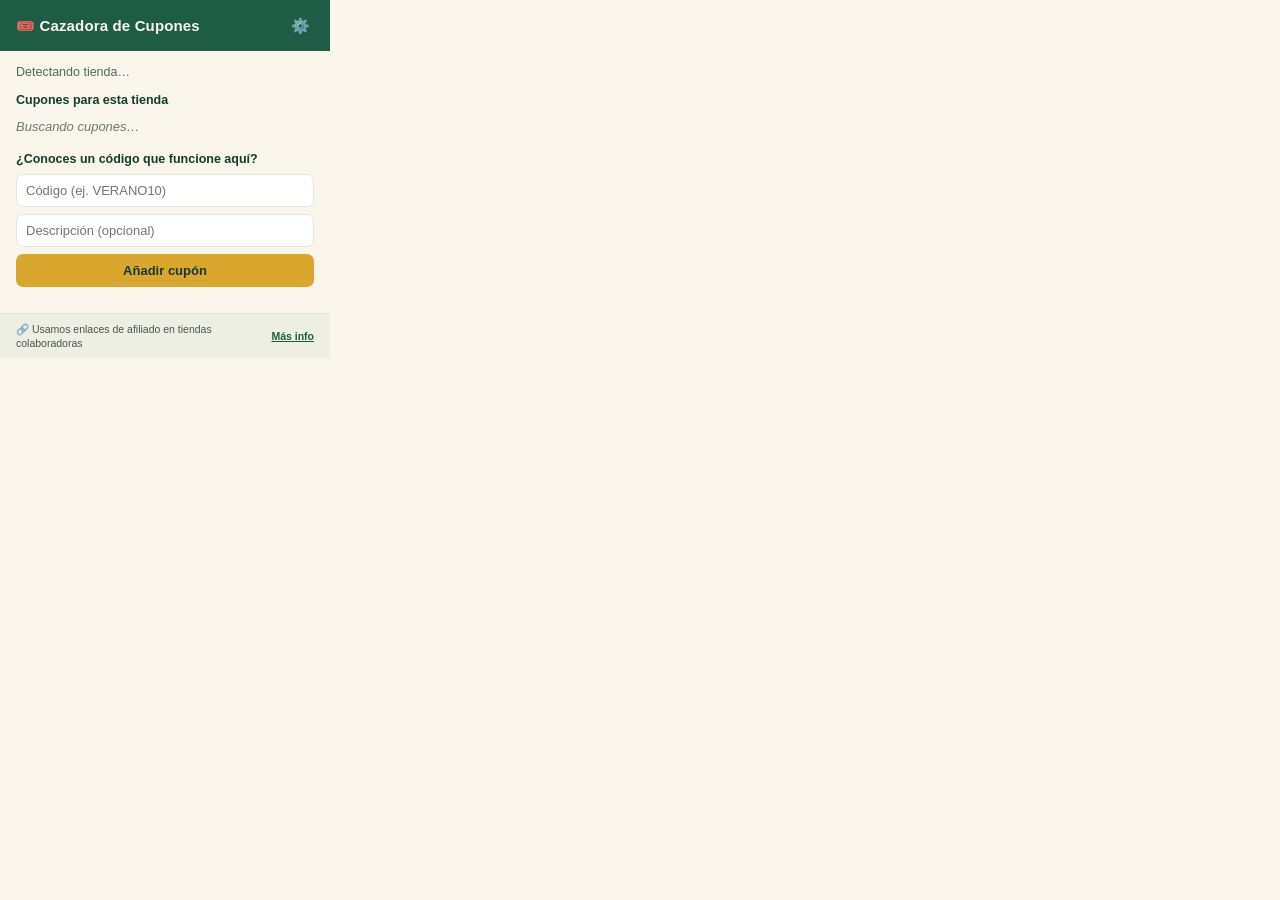
<file: popup/popup.html>
<!DOCTYPE html>
<html>
<head>
  <meta charset="UTF-8" />
  <title data-i18n="popupTitle">Cazadora de Cupones</title>
  <link rel="stylesheet" href="popup.css" />
</head>
<body>
  <header class="cz-header">
    <span class="cz-logo" data-i18n="widgetBrand">🎟️ Cazadora de Cupones</span>
    <button id="cz-settings-btn" class="cz-settings-btn" data-i18n-title="popupSettingsTitle" title="Ajustes" aria-label="Ajustes">⚙️</button>
  </header>

  <main>
    <p class="cz-domain" id="cz-domain" data-i18n="popupDetectingStore">Detectando tienda…</p>

    <section>
      <h2 data-i18n="popupCouponsSectionTitle">Cupones para esta tienda</h2>
      <ul id="cz-coupon-list" class="cz-coupon-list">
        <li class="cz-empty" data-i18n="popupSearchingCoupons">Buscando cupones…</li>
      </ul>
    </section>

    <section>
      <h2 data-i18n="popupAddSectionTitle">¿Conoces un código que funcione aquí?</h2>
      <form id="cz-add-form">
        <input type="text" id="cz-code-input" data-i18n-placeholder="popupCodePlaceholder" placeholder="Código (ej. VERANO10)" required />
        <input type="text" id="cz-desc-input" data-i18n-placeholder="popupDescPlaceholder" placeholder="Descripción (opcional)" />
        <button type="submit" class="cz-btn primary" data-i18n="popupAddButton">Añadir cupón</button>
      </form>
      <p class="cz-error" id="cz-error" hidden></p>
      <p class="cz-hint" id="cz-hint"></p>
    </section>
  </main>

  <footer class="cz-affiliate-footer">
    <span data-i18n="popupAffiliateNotice">🔗 Usamos enlaces de afiliado en tiendas colaboradoras</span>
    <button type="button" id="cz-affiliate-info-btn" class="cz-link-btn" data-i18n="popupAffiliateNoticeLink">Más info</button>
  </footer>

  <script src="popup.js"></script>
</body>
</html>
</file>
<file: legal/privacy-policy.css>
* { box-sizing: border-box; }

:root {
  --cz-ink: #17261f;
  --cz-paper: #faf6ec;
  --cz-green: #1f5c45;
  --cz-green-dark: #143c2e;
  --cz-gold: #d9a62e;
  --cz-sage: #c9d6c9;
  --cz-sage-line: #dfe8df;
}

body {
  margin: 0;
  font-family: -apple-system, BlinkMacSystemFont, "Segoe UI", Roboto, Arial, sans-serif;
  color: var(--cz-ink);
  background: var(--cz-sage);
  display: flex;
  justify-content: center;
  padding: 40px 16px;
}

.cz-card {
  width: 100%;
  max-width: 640px;
  background: var(--cz-paper);
  border-radius: 14px;
  overflow: hidden;
  box-shadow: 0 12px 32px rgba(20, 60, 46, 0.18);
}

.cz-header {
  background: var(--cz-green);
  color: var(--cz-paper);
  padding: 18px 28px;
  font-weight: 700;
  font-size: 16px;
}

main {
  padding: 28px 32px 34px;
}

h1 {
  font-size: 20px;
  color: var(--cz-green-dark);
  margin: 0 0 10px;
  line-height: 1.3;
}

.cz-intro {
  font-size: 14px;
  color: #44574c;
  line-height: 1.55;
  margin: 0 0 22px;
}

section {
  background: #ffffff;
  border: 1.5px dashed var(--cz-sage);
  border-left: 4px solid var(--cz-gold);
  border-radius: 4px 10px 10px 4px;
  padding: 16px 18px;
  margin-bottom: 16px;
}

section.cz-affiliate {
  border-left-color: var(--cz-green);
}

h2 {
  font-size: 14px;
  font-weight: 700;
  margin: 0 0 8px;
  color: var(--cz-green-dark);
}

section p {
  margin: 0;
  font-size: 13px;
  color: #44574c;
  line-height: 1.6;
}

#cz-back-link {
  display: inline-block;
  margin-top: 6px;
  font-size: 13px;
  font-weight: 700;
  color: var(--cz-green);
  text-decoration: none;
}

#cz-back-link:hover { text-decoration: underline; }
</file>
<file: onboarding/onboarding.css>
* { box-sizing: border-box; }

:root {
  --cz-ink: #17261f;
  --cz-paper: #faf6ec;
  --cz-green: #1f5c45;
  --cz-green-dark: #143c2e;
  --cz-gold: #d9a62e;
  --cz-sage: #c9d6c9;
  --cz-sage-line: #dfe8df;
}

body {
  margin: 0;
  font-family: -apple-system, BlinkMacSystemFont, "Segoe UI", Roboto, Arial, sans-serif;
  color: var(--cz-ink);
  background: var(--cz-sage);
  display: flex;
  justify-content: center;
  padding: 40px 16px;
}

.cz-card {
  width: 100%;
  max-width: 640px;
  background: var(--cz-paper);
  border-radius: 14px;
  overflow: hidden;
  box-shadow: 0 12px 32px rgba(20, 60, 46, 0.18);
}

.cz-header {
  background: var(--cz-green);
  color: var(--cz-paper);
  padding: 18px 28px;
  font-weight: 700;
  font-size: 16px;
}

main {
  padding: 28px 32px 34px;
}

h1 {
  font-size: 22px;
  color: var(--cz-green-dark);
  margin: 0 0 10px;
}

.cz-intro {
  font-size: 14.5px;
  color: #44574c;
  line-height: 1.55;
  margin: 0 0 24px;
}

.cz-steps {
  list-style: none;
  margin: 0 0 26px;
  padding: 0;
  display: flex;
  flex-direction: column;
  gap: 14px;
}

.cz-steps li {
  display: flex;
  gap: 14px;
  align-items: flex-start;
  background: #fff;
  border: 1.5px dashed var(--cz-sage);
  border-left: 4px solid var(--cz-gold);
  border-radius: 4px 10px 10px 4px;
  padding: 12px 14px;
}

.cz-step-icon {
  font-size: 22px;
  line-height: 1;
}

.cz-steps h3 {
  margin: 0 0 4px;
  font-size: 14px;
  color: var(--cz-green-dark);
}

.cz-steps p {
  margin: 0;
  font-size: 13px;
  color: #44574c;
  line-height: 1.5;
}

.cz-transparency {
  background: #f0ece0;
  border-radius: 10px;
  padding: 14px 16px;
  margin-bottom: 26px;
}

.cz-transparency h3 {
  margin: 0 0 6px;
  font-size: 13.5px;
  color: var(--cz-green-dark);
}

.cz-transparency p {
  margin: 0 0 10px;
  font-size: 12.5px;
  color: #55645b;
  line-height: 1.55;
}

.cz-transparency-links {
  display: flex;
  gap: 18px;
  flex-wrap: wrap;
}

.cz-transparency-links a,
.cz-link-btn {
  font-size: 12.5px;
  font-weight: 700;
  color: var(--cz-green);
  text-decoration: none;
  background: none;
  border: none;
  padding: 0;
  cursor: pointer;
  font-family: inherit;
}

.cz-transparency-links a:hover,
.cz-link-btn:hover { text-decoration: underline; }

button.cz-btn.primary {
  display: block;
  width: 100%;
  background: var(--cz-gold);
  color: var(--cz-green-dark);
  border: none;
  border-radius: 9px;
  padding: 13px 16px;
  font-weight: 700;
  cursor: pointer;
  font-size: 14.5px;
  font-family: inherit;
  transition: background 0.12s ease, transform 0.12s ease;
}

button.cz-btn.primary:hover { background: #c99a2a; }
button.cz-btn.primary:active { transform: scale(0.99); }
</file>
<file: options/options.css>
* { box-sizing: border-box; }

:root {
  --cz-ink: #17261f;
  --cz-paper: #faf6ec;
  --cz-green: #1f5c45;
  --cz-green-dark: #143c2e;
  --cz-gold: #d9a62e;
  --cz-sage: #c9d6c9;
  --cz-sage-line: #dfe8df;
  --cz-error: #b3261e;
}

body {
  margin: 0;
  font-family: -apple-system, BlinkMacSystemFont, "Segoe UI", Roboto, Arial, sans-serif;
  color: var(--cz-ink);
  background: var(--cz-paper);
}

.cz-header {
  background: var(--cz-green);
  color: var(--cz-paper);
  padding: 20px 28px;
  font-weight: 700;
  font-size: 18px;
  letter-spacing: 0.01em;
}

main {
  max-width: 560px;
  margin: 0 auto;
  padding: 24px 28px 40px;
}

section {
  background: #ffffff;
  border: 1.5px dashed var(--cz-sage);
  border-left: 4px solid var(--cz-gold);
  border-radius: 4px 10px 10px 4px;
  padding: 16px 18px;
  margin-bottom: 18px;
}

h2 {
  font-size: 14px;
  font-weight: 700;
  margin: 0 0 12px;
  color: var(--cz-green-dark);
}

.cz-status-row {
  display: flex;
  justify-content: space-between;
  align-items: center;
  gap: 12px;
  font-size: 13.5px;
  padding: 7px 0;
  border-bottom: 1px solid var(--cz-sage-line);
}

.cz-status-row:last-child { border-bottom: none; }

.cz-status-label { color: #44574c; }

.cz-status-value {
  font-weight: 700;
  color: var(--cz-green-dark);
  text-align: right;
}

.cz-toggle-row {
  display: flex;
  align-items: flex-start;
  gap: 14px;
  cursor: pointer;
}

.cz-toggle-row-spaced {
  margin-top: 16px;
  padding-top: 16px;
  border-top: 1px solid var(--cz-sage-line);
}

.cz-toggle-text { flex: 1; }

.cz-toggle-label {
  display: block;
  font-weight: 700;
  font-size: 13.5px;
  color: var(--cz-green-dark);
  margin-bottom: 4px;
}

.cz-toggle-body {
  display: block;
  font-size: 12px;
  color: #6b7a70;
  line-height: 1.5;
}

.cz-switch {
  position: relative;
  flex-shrink: 0;
  width: 42px;
  height: 24px;
  margin-top: 2px;
}

.cz-switch input {
  position: absolute;
  opacity: 0;
  width: 100%;
  height: 100%;
  margin: 0;
  cursor: pointer;
}

.cz-switch-track {
  display: block;
  width: 100%;
  height: 100%;
  background: var(--cz-sage);
  border-radius: 999px;
  transition: background 0.15s ease;
}

.cz-switch-thumb {
  position: absolute;
  top: 3px;
  left: 3px;
  width: 18px;
  height: 18px;
  border-radius: 50%;
  background: #fff;
  box-shadow: 0 1px 2px rgba(0, 0, 0, 0.25);
  transition: transform 0.15s ease;
}

.cz-switch input:checked + .cz-switch-track {
  background: var(--cz-green);
}

.cz-switch input:checked + .cz-switch-track .cz-switch-thumb {
  transform: translateX(18px);
}

.cz-hint {
  font-size: 12.5px;
  color: #6b7a70;
  line-height: 1.5;
  margin: 0 0 12px;
}

button.cz-btn.secondary {
  background: #fff;
  color: var(--cz-error);
  border: 1.5px solid var(--cz-error);
  border-radius: 7px;
  padding: 9px 14px;
  font-weight: 700;
  cursor: pointer;
  font-size: 13px;
  font-family: inherit;
  transition: background 0.12s ease, transform 0.12s ease;
}

button.cz-btn.secondary:hover { background: #fdecea; }
button.cz-btn.secondary:active { transform: scale(0.98); }

.cz-confirm {
  font-size: 12.5px;
  font-weight: 600;
  color: var(--cz-green);
  margin: 10px 0 0;
}

footer {
  display: flex;
  flex-direction: column;
  gap: 6px;
  align-items: flex-start;
  margin-top: 8px;
}

footer a {
  color: var(--cz-green);
  font-size: 13px;
  font-weight: 600;
  text-decoration: none;
}

footer a:hover { text-decoration: underline; }

.cz-saved-note {
  font-size: 11.5px;
  color: #6b7a70;
}
</file>
<file: popup/popup.css>
* { box-sizing: border-box; }

:root {
  --cz-ink: #17261f;
  --cz-paper: #faf6ec;
  --cz-green: #1f5c45;
  --cz-green-dark: #143c2e;
  --cz-gold: #d9a62e;
  --cz-sage: #c9d6c9;
  --cz-sage-line: #dfe8df;
  --cz-error: #b3261e;
}

body {
  width: 330px;
  margin: 0;
  font-family: -apple-system, BlinkMacSystemFont, "Segoe UI", Roboto, Arial, sans-serif;
  color: var(--cz-ink);
  background: var(--cz-paper);
}

.cz-header {
  background: var(--cz-green);
  color: var(--cz-paper);
  padding: 14px 16px;
  font-weight: 700;
  font-size: 15px;
  letter-spacing: 0.01em;
  display: flex;
  align-items: center;
  justify-content: space-between;
  gap: 8px;
}

.cz-settings-btn {
  background: none;
  border: none;
  color: var(--cz-paper);
  font-size: 15px;
  line-height: 1;
  cursor: pointer;
  padding: 4px;
  opacity: 0.85;
  border-radius: 6px;
}

.cz-settings-btn:hover { opacity: 1; background: rgba(255, 255, 255, 0.12); }

main {
  padding: 14px 16px 18px;
}

.cz-domain {
  font-size: 12.5px;
  color: var(--cz-green-dark);
  opacity: 0.75;
  margin: 0 0 12px;
}

h2 {
  font-size: 12.5px;
  font-weight: 700;
  margin: 14px 0 8px;
  color: var(--cz-green-dark);
}

.cz-coupon-list {
  list-style: none;
  margin: 0;
  padding: 0;
  font-size: 13px;
}

/* Cada cupón como un resguardo de tique: borde punteado + muesca lateral dorada */
.cz-coupon-list li {
  position: relative;
  display: flex;
  justify-content: space-between;
  align-items: center;
  gap: 8px;
  padding: 8px 10px 8px 14px;
  border: 1.5px dashed var(--cz-sage);
  border-left: 4px solid var(--cz-gold);
  border-radius: 4px 8px 8px 4px;
  margin-bottom: 7px;
  background: #ffffff;
}

.cz-coupon-list li .cz-code {
  font-family: "SFMono-Regular", Consolas, Menlo, monospace;
  font-weight: 700;
  color: var(--cz-green-dark);
  letter-spacing: 0.02em;
}

.cz-coupon-list li .cz-desc {
  color: #6b7a70;
  font-size: 11px;
  text-align: right;
  flex: 1;
}

.cz-empty {
  color: #6b7a70;
  font-style: italic;
  border: none !important;
  background: none !important;
  padding: 4px 0 !important;
}

#cz-add-form {
  display: flex;
  flex-direction: column;
  gap: 7px;
}

#cz-add-form input {
  padding: 8px 9px;
  border: 1.5px solid var(--cz-sage-line);
  border-radius: 7px;
  font-size: 13px;
  font-family: inherit;
  background: #fff;
}

#cz-add-form input:focus {
  outline: none;
  border-color: var(--cz-green);
}

button.cz-btn.primary {
  background: var(--cz-gold);
  color: var(--cz-green-dark);
  border: none;
  border-radius: 7px;
  padding: 9px 10px;
  font-weight: 700;
  cursor: pointer;
  font-size: 13px;
  font-family: inherit;
  transition: background 0.12s ease, transform 0.12s ease;
}

button.cz-btn.primary:hover { background: #c99a2a; }
button.cz-btn.primary:active { transform: scale(0.98); }

.cz-error {
  font-size: 11.5px;
  font-weight: 600;
  color: var(--cz-error);
  margin: 8px 0 0;
  line-height: 1.4;
}

.cz-hint {
  font-size: 11px;
  color: #6b7a70;
  margin: 8px 0 0;
  line-height: 1.4;
}

.cz-affiliate-footer {
  display: flex;
  align-items: center;
  justify-content: space-between;
  gap: 8px;
  padding: 8px 16px;
  border-top: 1px solid var(--cz-sage-line);
  background: rgba(31, 92, 69, 0.05);
  font-size: 10.5px;
  color: #44574c;
  line-height: 1.35;
}

.cz-link-btn {
  background: none;
  border: none;
  padding: 0;
  color: var(--cz-green);
  font-size: 10.5px;
  font-weight: 700;
  text-decoration: underline;
  cursor: pointer;
  font-family: inherit;
  flex-shrink: 0;
}

.cz-link-btn:hover { color: var(--cz-green-dark); }
</file>
